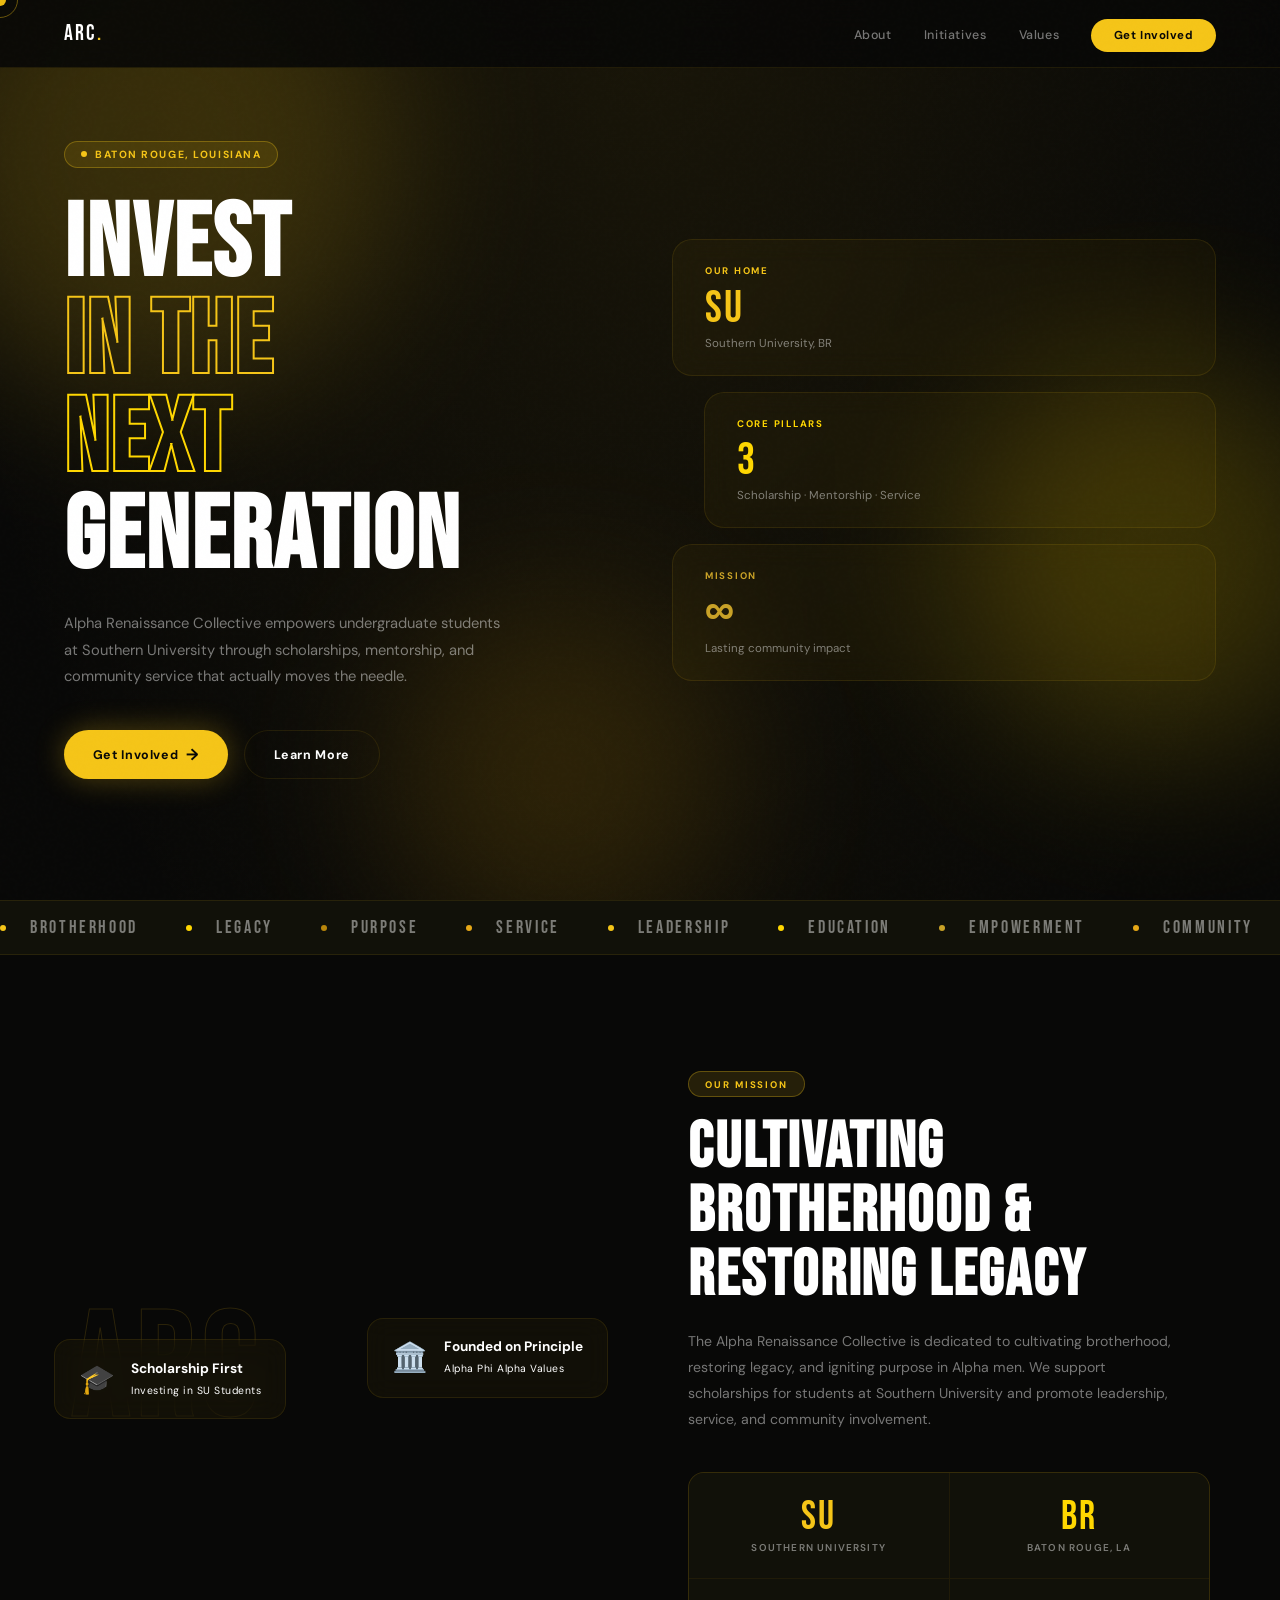
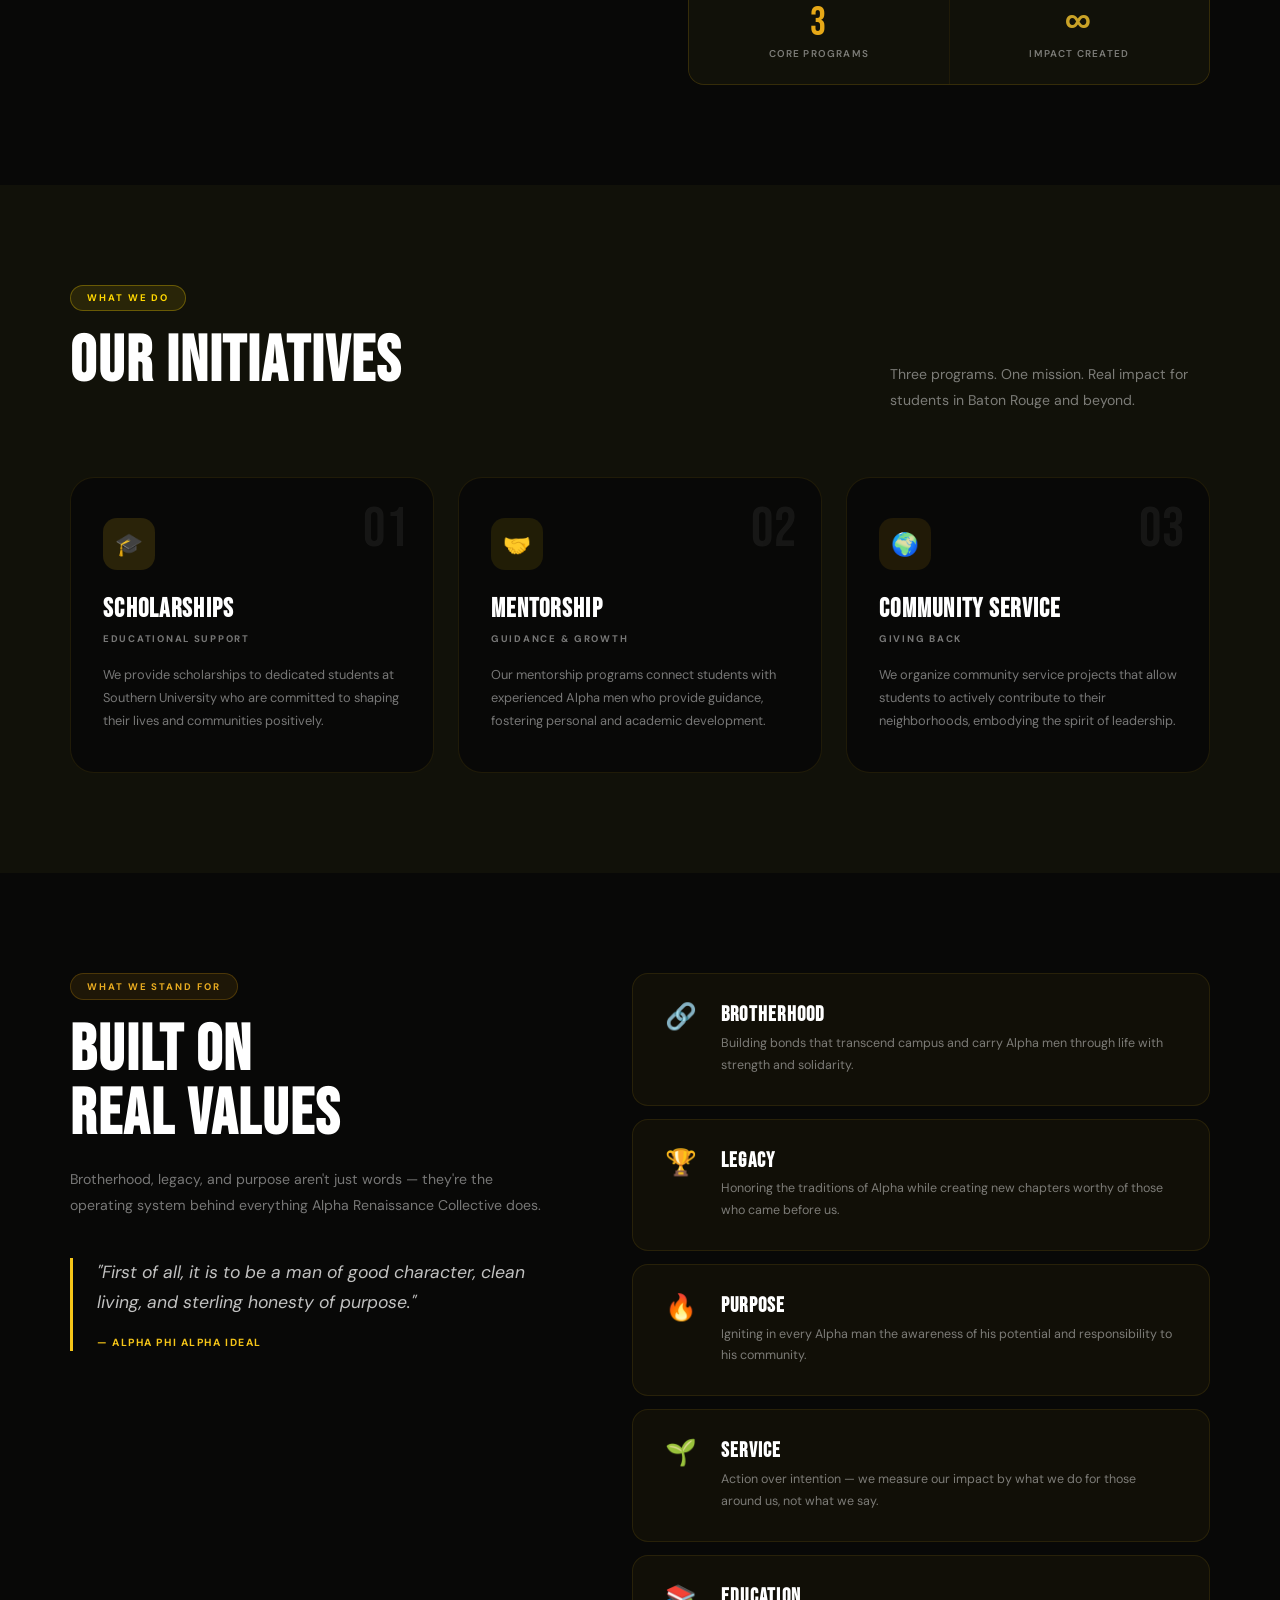
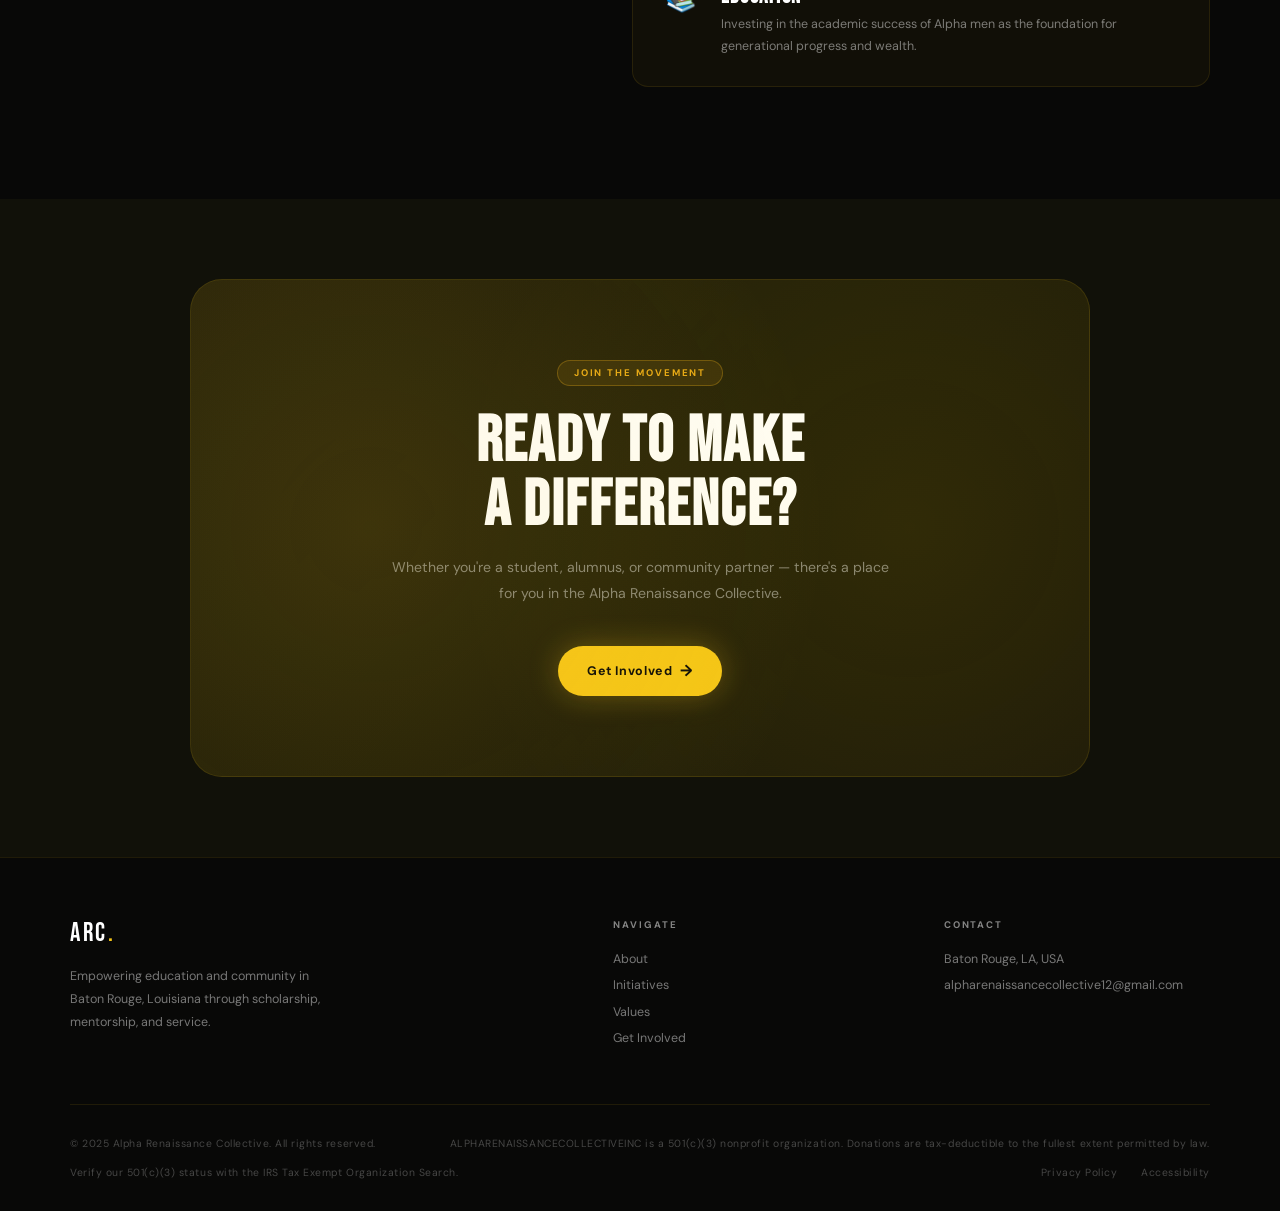
<file: index.html>
﻿<!DOCTYPE html>
<html lang="en">
<head>
  <meta charset="UTF-8" />
  <meta name="viewport" content="width=device-width, initial-scale=1.0" />
  <title>Alpha Renaissance Collective</title>
  <link rel="preconnect" href="https://fonts.googleapis.com" />
  <link rel="preconnect" href="https://fonts.gstatic.com" crossorigin />
  <link href="https://fonts.googleapis.com/css2?family=Bebas+Neue&family=DM+Sans:ital,wght@0,300;0,400;0,500;0,700;1,400&display=swap" rel="stylesheet" />
  <link rel="stylesheet" href="style.css" />
</head>
<body>

  <!-- CURSOR -->
  <div class="cursor" id="cursor"></div>
  <div class="cursor-ring" id="cursorRing"></div>

  <!-- NAV -->
  <nav>
    <a class="nav-logo" href="#home">ARC<span>.</span></a>
    <ul class="nav-links">
      <li><a href="#about">About</a></li>
      <li><a href="#initiatives">Initiatives</a></li>
      <li><a href="#values">Values</a></li>
      <li><a href="#contact" class="nav-pill">Get Involved</a></li>
    </ul>
    <button class="hamburger" id="hamburger"><span></span><span></span><span></span></button>
  </nav>

  <div class="mobile-menu" id="mobileMenu">
    <a href="#about">About</a>
    <a href="#initiatives">Initiatives</a>
    <a href="#values">Values</a>
    <a href="https://instagram.com" target="_blank">Instagram</a>
    <a href="#contact" class="pill-mobile">Get Involved →</a>
  </div>

  <section class="hero" id="home">
    <div class="hero-mesh">
      <div class="blob blob-1"></div>
      <div class="blob blob-2"></div>
      <div class="blob blob-3"></div>
    </div>

    <div class="hero-content">
      <div class="hero-badge">
        <span class="badge-dot"></span>
        Baton Rouge, Louisiana
      </div>

      <h1>
        Invest
        <span class="line-accent">In The</span>
        <span class="line-cyan">Next</span>
        Generation
      </h1>

      <p class="hero-desc">
        Alpha Renaissance Collective empowers undergraduate students at Southern University through scholarships, mentorship, and community service that actually moves the needle.
      </p>

      <div class="hero-btns">
        <a href="#contact" class="btn btn-lime">Get Involved <span class="btn-arrow">→</span></a>
        <a href="#about" class="btn btn-ghost">Learn More</a>
      </div>
    </div>

    <div class="hero-visual">
      <div class="hero-card c-lime">
        <div class="card-label">Our Home</div>
        <div class="card-value">SU</div>
        <div class="card-sub">Southern University, BR</div>
      </div>
      <div class="hero-card c-cyan">
        <div class="card-label">Core Pillars</div>
        <div class="card-value">3</div>
        <div class="card-sub">Scholarship · Mentorship · Service</div>
      </div>
      <div class="hero-card c-pink">
        <div class="card-label">Mission</div>
        <div class="card-value">∞</div>
        <div class="card-sub">Lasting community impact</div>
      </div>
    </div>
  </section>

  <!-- MARQUEE -->
  <div class="marquee-wrap">
    <div class="marquee-track">
      <div class="marquee-item"><span class="marquee-dot" style="background:var(--lime)"></span> Brotherhood</div>
      <div class="marquee-item"><span class="marquee-dot" style="background:var(--cyan)"></span> Legacy</div>
      <div class="marquee-item"><span class="marquee-dot" style="background:var(--pink)"></span> Purpose</div>
      <div class="marquee-item"><span class="marquee-dot" style="background:var(--orange)"></span> Service</div>
      <div class="marquee-item"><span class="marquee-dot" style="background:var(--lime)"></span> Leadership</div>
      <div class="marquee-item"><span class="marquee-dot" style="background:var(--cyan)"></span> Education</div>
      <div class="marquee-item"><span class="marquee-dot" style="background:#c9a227"></span> Empowerment</div>
      <div class="marquee-item"><span class="marquee-dot" style="background:var(--orange)"></span> Community</div>
      <div class="marquee-item"><span class="marquee-dot" style="background:var(--lime)"></span> Brotherhood</div>
      <div class="marquee-item"><span class="marquee-dot" style="background:var(--cyan)"></span> Legacy</div>
      <div class="marquee-item"><span class="marquee-dot" style="background:#c9a227"></span> Purpose</div>
      <div class="marquee-item"><span class="marquee-dot" style="background:var(--orange)"></span> Service</div>
      <div class="marquee-item"><span class="marquee-dot" style="background:var(--lime)"></span> Leadership</div>
      <div class="marquee-item"><span class="marquee-dot" style="background:var(--cyan)"></span> Education</div>
      <div class="marquee-item"><span class="marquee-dot" style="background:#c9a227"></span> Empowerment</div>
      <div class="marquee-item"><span class="marquee-dot" style="background:var(--orange)"></span> Community</div>
    </div>
  </div>

  <!-- ABOUT -->
  <section class="about" id="about">
    <div class="inner">
      <div class="about-visual reveal">
        <div class="about-big-text">ARC</div>
        <div class="about-pill about-pill-1">
          <div class="pill-icon">🏛️</div>
          <div class="pill-info">
            <strong>Founded on Principle</strong>
            <span>Alpha Phi Alpha Values</span>
          </div>
        </div>
        <div class="about-pill about-pill-2">
          <div class="pill-icon">🎓</div>
          <div class="pill-info">
            <strong>Scholarship First</strong>
            <span>Investing in SU Students</span>
          </div>
        </div>
      </div>

      <div class="about-content reveal reveal-delay-1">
        <div class="tag tag-lime">Our Mission</div>
        <h2 class="section-title">Cultivating<br>Brotherhood &<br>Restoring Legacy</h2>
        <p class="body-text">
          The Alpha Renaissance Collective is dedicated to cultivating brotherhood, restoring legacy, and igniting purpose in Alpha men. We support scholarships for students at Southern University and promote leadership, service, and community involvement.
        </p>

        <div class="about-grid">
          <div class="about-stat">
            <div class="about-stat-num" style="color: var(--lime);">SU</div>
            <div class="about-stat-label">Southern University</div>
          </div>
          <div class="about-stat">
            <div class="about-stat-num" style="color: var(--cyan);">BR</div>
            <div class="about-stat-label">Baton Rouge, LA</div>
          </div>
          <div class="about-stat">
            <div class="about-stat-num" style="color: var(--orange);">3</div>
            <div class="about-stat-label">Core Programs</div>
          </div>
          <div class="about-stat">
            <div class="about-stat-num" style="color: #c9a227;">∞</div>
            <div class="about-stat-label">Impact Created</div>
          </div>
        </div>
      </div>
    </div>
  </section>

  <!-- INITIATIVES -->
  <section class="initiatives" id="initiatives">
    <div class="inner">
      <div class="initiatives-header reveal">
        <div>
          <div class="tag tag-cyan">What We Do</div>
          <h2 class="section-title">Our Initiatives</h2>
        </div>
        <p class="body-text" style="max-width: 320px;">
          Three programs. One mission. Real impact for students in Baton Rouge and beyond.
        </p>
      </div>

      <div class="init-cards">
        <div class="init-card reveal">
          <div class="init-num">01</div>
          <div class="init-icon icon-lime">🎓</div>
          <h3>Scholarships</h3>
          <p class="init-type">Educational Support</p>
          <p>We provide scholarships to dedicated students at Southern University who are committed to shaping their lives and communities positively.</p>
        </div>

        <div class="init-card reveal reveal-delay-1">
          <div class="init-num">02</div>
          <div class="init-icon icon-cyan">🤝</div>
          <h3>Mentorship</h3>
          <p class="init-type">Guidance & Growth</p>
          <p>Our mentorship programs connect students with experienced Alpha men who provide guidance, fostering personal and academic development.</p>
        </div>

        <div class="init-card reveal reveal-delay-2">
          <div class="init-num">03</div>
          <div class="init-icon icon-pink">🌍</div>
          <h3>Community Service</h3>
          <p class="init-type">Giving Back</p>
          <p>We organize community service projects that allow students to actively contribute to their neighborhoods, embodying the spirit of leadership.</p>
        </div>
      </div>
    </div>
  </section>

  <!-- VALUES -->
  <section class="values" id="values">
    <div class="inner">
      <div class="values-left reveal">
        <div class="tag tag-pink">What We Stand For</div>
        <h2 class="section-title">Built on<br>Real Values</h2>
        <p class="body-text">
          Brotherhood, legacy, and purpose aren't just words — they're the operating system behind everything Alpha Renaissance Collective does.
        </p>
        <div class="big-quote">
          <blockquote>
            "First of all, it is to be a man of good character, clean living, and sterling honesty of purpose."
          </blockquote>
          <cite>— Alpha Phi Alpha Ideal</cite>
        </div>
      </div>

      <div class="value-rows">
        <div class="value-row reveal">
          <div class="value-emoji">🔗</div>
          <div>
            <h4>Brotherhood</h4>
            <p>Building bonds that transcend campus and carry Alpha men through life with strength and solidarity.</p>
          </div>
        </div>
        <div class="value-row reveal reveal-delay-1">
          <div class="value-emoji">🏆</div>
          <div>
            <h4>Legacy</h4>
            <p>Honoring the traditions of Alpha while creating new chapters worthy of those who came before us.</p>
          </div>
        </div>
        <div class="value-row reveal reveal-delay-2">
          <div class="value-emoji">🔥</div>
          <div>
            <h4>Purpose</h4>
            <p>Igniting in every Alpha man the awareness of his potential and responsibility to his community.</p>
          </div>
        </div>
        <div class="value-row reveal">
          <div class="value-emoji">🌱</div>
          <div>
            <h4>Service</h4>
            <p>Action over intention — we measure our impact by what we do for those around us, not what we say.</p>
          </div>
        </div>
        <div class="value-row reveal reveal-delay-1">
          <div class="value-emoji">📚</div>
          <div>
            <h4>Education</h4>
            <p>Investing in the academic success of Alpha men as the foundation for generational progress and wealth.</p>
          </div>
        </div>
      </div>
    </div>
  </section>

  <!-- CTA -->
  <section class="cta-section" id="contact">
    <div class="cta-box reveal">
      <div class="tag tag-orange" style="margin-bottom:1.5rem;">Join the Movement</div>
      <h2 class="section-title">Ready to Make<br>a Difference?</h2>
      <p class="body-text">Whether you're a student, alumnus, or community partner — there's a place for you in the Alpha Renaissance Collective.</p>
      <div class="cta-btns" style="margin-top: 2.5rem;">
        <a href="mailto:alpharenaissancecollective12@gmail.com" class="btn btn-lime">Get Involved <span class="btn-arrow">→</span></a>
      </div>
    </div>
  </section>
  <footer>
    <div class="footer-inner">
      <div class="footer-top">
        <div>
          <a class="footer-logo" href="#home">ARC<span>.</span></a>
          <p class="footer-desc">Empowering education and community in Baton Rouge, Louisiana through scholarship, mentorship, and service.</p>
          <div class="socials">
            <a class="soc" href="https://facebook.com" target="_blank">f</a>
            <a class="soc" href="https://instagram.com" target="_blank">ig</a>
            <a class="soc" href="https://x.com" target="_blank">𝕏</a>
            <a class="soc" href="https://tiktok.com" target="_blank">tt</a>
          </div>
        </div>

        <div class="footer-col">
          <h5>Navigate</h5>
          <a href="#about">About</a>
          <a href="#initiatives">Initiatives</a>
          <a href="#values">Values</a>
          <a href="#contact">Get Involved</a>
        </div>

        <div class="footer-col">
          <h5>Contact</h5>
          <p>Baton Rouge, LA, USA</p>
          <a href="mailto:alpharenaissancecollective12@gmail.com">alpharenaissancecollective12@gmail.com</a>
        </div>
      </div>

      <div class="footer-bottom">
        <p>© 2025 Alpha Renaissance Collective. All rights reserved.</p>
        <p class="footer-legal">ALPHARENAISSANCECOLLECTIVEINC is a 501(c)(3) nonprofit organization. Donations are tax-deductible to the fullest extent permitted by law.</p>
        <p class="footer-legal"><a href="https://www.irs.gov/charities-non-profits/tax-exempt-organization-search" target="_blank" rel="noopener">Verify our 501(c)(3) status with the IRS Tax Exempt Organization Search.</a></p>
        <div class="footer-links">
          <a href="#">Privacy Policy</a>
          <a href="#">Accessibility</a>
        </div>
      </div>
    </div>
  </footer>

  <script src="script.js"></script>
</body>
</html>
</file>
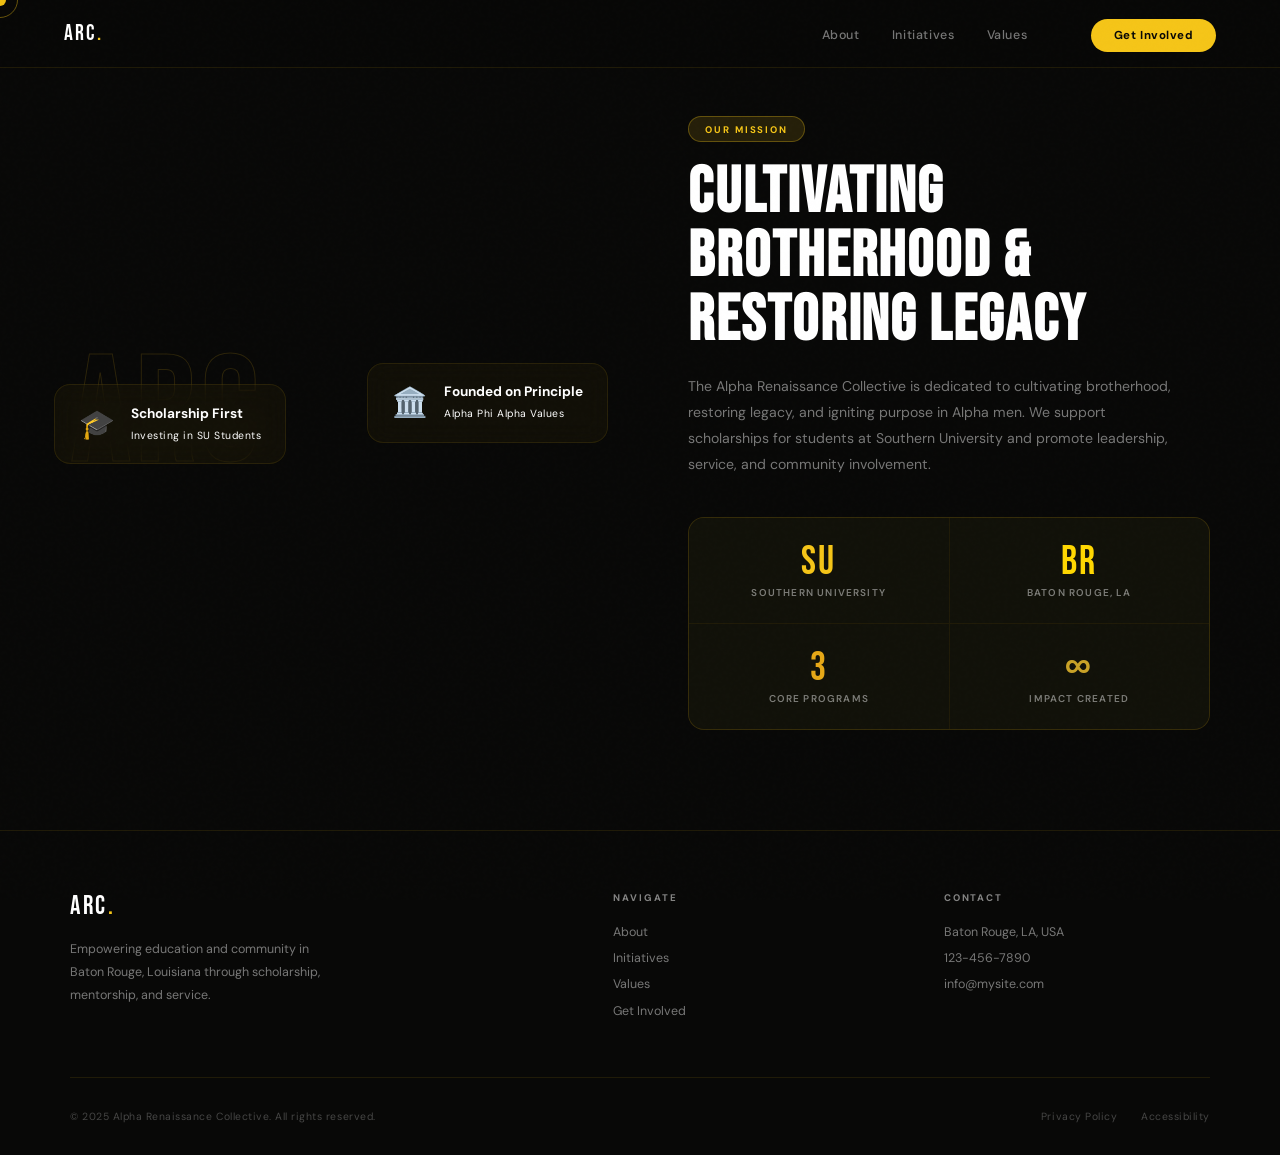
<file: about.html>
<!DOCTYPE html>
<html lang="en">
<head>
  <meta charset="UTF-8" />
  <meta name="viewport" content="width=device-width, initial-scale=1.0" />
  <title>About - Alpha Renaissance Collective</title>
  <link rel="preconnect" href="https://fonts.googleapis.com" />
  <link rel="preconnect" href="https://fonts.gstatic.com" crossorigin />
  <link href="https://fonts.googleapis.com/css2?family=Bebas+Neue&family=DM+Sans:ital,wght@0,300;0,400;0,500;0,700;1,400&display=swap" rel="stylesheet" />
  <link rel="stylesheet" href="style.css" />
</head>
<body>

  <!-- CURSOR -->
  <div class="cursor" id="cursor"></div>
  <div class="cursor-ring" id="cursorRing"></div>

  <!-- NAV -->
  <nav>
    <a class="nav-logo" href="index.html">ARC<span>.</span></a>
    <ul class="nav-links">
      <li><a href="about.html">About</a></li>
      <li><a href="initiatives.html">Initiatives</a></li>
      <li><a href="values.html">Values</a></li>
      <li><a href="https://instagram.com" target="_blank">Instagram</a></li>
      <li><a href="contact.html" class="nav-pill">Get Involved</a></li>
    </ul>
    <button class="hamburger" id="hamburger"><span></span><span></span><span></span></button>
  </nav>

  <div class="mobile-menu" id="mobileMenu">
    <a href="about.html">About</a>
    <a href="initiatives.html">Initiatives</a>
    <a href="values.html">Values</a>
    <a href="https://instagram.com" target="_blank">Instagram</a>
    <a href="contact.html" class="pill-mobile">Get Involved →</a>
  </div>

  <!-- ABOUT -->
  <section class="about" id="about">
    <div class="inner">
      <div class="about-visual reveal">
        <div class="about-big-text">ARC</div>
        <div class="about-pill about-pill-1">
          <div class="pill-icon">🏛️</div>
          <div class="pill-info">
            <strong>Founded on Principle</strong>
            <span>Alpha Phi Alpha Values</span>
          </div>
        </div>
        <div class="about-pill about-pill-2">
          <div class="pill-icon">🎓</div>
          <div class="pill-info">
            <strong>Scholarship First</strong>
            <span>Investing in SU Students</span>
          </div>
        </div>
      </div>

      <div class="about-content reveal reveal-delay-1">
        <div class="tag tag-lime">Our Mission</div>
        <h2 class="section-title">Cultivating<br>Brotherhood &<br>Restoring Legacy</h2>
        <p class="body-text">
          The Alpha Renaissance Collective is dedicated to cultivating brotherhood, restoring legacy, and igniting purpose in Alpha men. We support scholarships for students at Southern University and promote leadership, service, and community involvement.
        </p>

        <div class="about-grid">
          <div class="about-stat">
            <div class="about-stat-num" style="color: var(--lime);">SU</div>
            <div class="about-stat-label">Southern University</div>
          </div>
          <div class="about-stat">
            <div class="about-stat-num" style="color: var(--cyan);">BR</div>
            <div class="about-stat-label">Baton Rouge, LA</div>
          </div>
          <div class="about-stat">
            <div class="about-stat-num" style="color: var(--orange);">3</div>
            <div class="about-stat-label">Core Programs</div>
          </div>
          <div class="about-stat">
            <div class="about-stat-num" style="color: #c9a227;">∞</div>
            <div class="about-stat-label">Impact Created</div>
          </div>
        </div>
      </div>
    </div>
  </section>

  <!-- FOOTER -->
  <footer>
    <div class="footer-inner">
      <div class="footer-top">
        <div>
          <a class="footer-logo" href="index.html">ARC<span>.</span></a>
          <p class="footer-desc">Empowering education and community in Baton Rouge, Louisiana through scholarship, mentorship, and service.</p>
          <div class="socials">
            <a class="soc" href="https://facebook.com" target="_blank">f</a>
            <a class="soc" href="https://instagram.com" target="_blank">ig</a>
            <a class="soc" href="https://x.com" target="_blank">𝕏</a>
            <a class="soc" href="https://tiktok.com" target="_blank">tt</a>
          </div>
        </div>

        <div class="footer-col">
          <h5>Navigate</h5>
          <a href="about.html">About</a>
          <a href="initiatives.html">Initiatives</a>
          <a href="values.html">Values</a>
          <a href="contact.html">Get Involved</a>
        </div>

        <div class="footer-col">
          <h5>Contact</h5>
          <p>Baton Rouge, LA, USA</p>
          <a href="tel:1234567890">123-456-7890</a>
          <a href="mailto:info@mysite.com">info@mysite.com</a>
        </div>
      </div>

      <div class="footer-bottom">
        <p>© 2025 Alpha Renaissance Collective. All rights reserved.</p>
        <div class="footer-links">
          <a href="#">Privacy Policy</a>
          <a href="#">Accessibility</a>
        </div>
      </div>
    </div>
  </footer>

  <script src="script.js"></script>
</body>
</html>
</file>
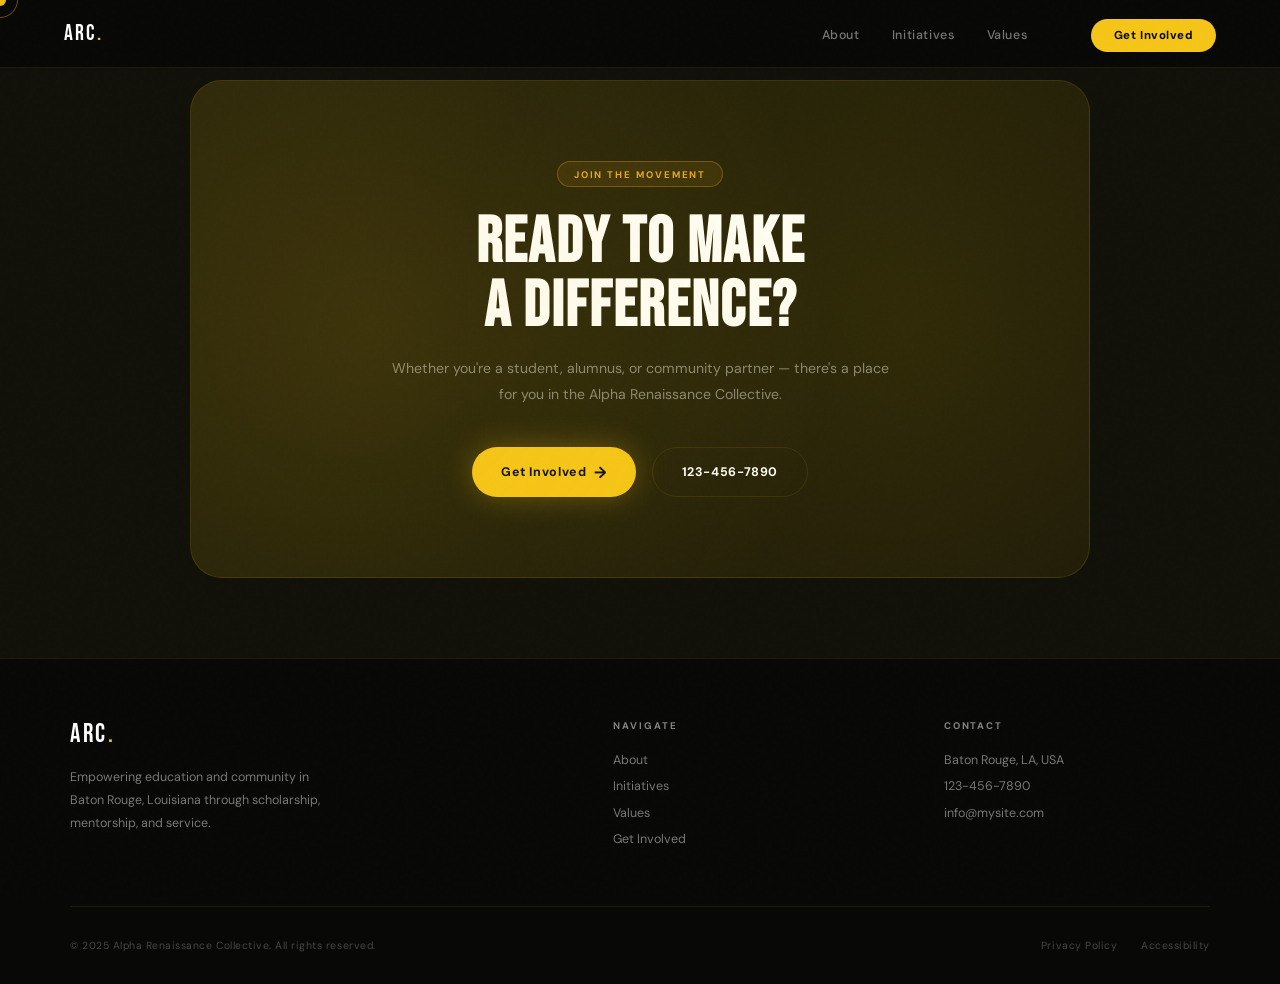
<file: contact.html>
<!DOCTYPE html>
<html lang="en">
<head>
  <meta charset="UTF-8" />
  <meta name="viewport" content="width=device-width, initial-scale=1.0" />
  <title>Contact - Alpha Renaissance Collective</title>
  <link rel="preconnect" href="https://fonts.googleapis.com" />
  <link rel="preconnect" href="https://fonts.gstatic.com" crossorigin />
  <link href="https://fonts.googleapis.com/css2?family=Bebas+Neue&family=DM+Sans:ital,wght@0,300;0,400;0,500;0,700;1,400&display=swap" rel="stylesheet" />
  <link rel="stylesheet" href="style.css" />
</head>
<body>

  <!-- CURSOR -->
  <div class="cursor" id="cursor"></div>
  <div class="cursor-ring" id="cursorRing"></div>

  <!-- NAV -->
  <nav>
    <a class="nav-logo" href="index.html">ARC<span>.</span></a>
    <ul class="nav-links">
      <li><a href="about.html">About</a></li>
      <li><a href="initiatives.html">Initiatives</a></li>
      <li><a href="values.html">Values</a></li>
      <li><a href="https://instagram.com" target="_blank">Instagram</a></li>
      <li><a href="contact.html" class="nav-pill">Get Involved</a></li>
    </ul>
    <button class="hamburger" id="hamburger"><span></span><span></span><span></span></button>
  </nav>

  <div class="mobile-menu" id="mobileMenu">
    <a href="about.html">About</a>
    <a href="initiatives.html">Initiatives</a>
    <a href="values.html">Values</a>
    <a href="https://instagram.com" target="_blank">Instagram</a>
    <a href="contact.html" class="pill-mobile">Get Involved →</a>
  </div>

  <!-- CTA -->
  <section class="cta-section" id="contact">
    <div class="cta-box reveal">
      <div class="tag tag-orange" style="margin-bottom:1.5rem;">Join the Movement</div>
      <h2 class="section-title">Ready to Make<br>a Difference?</h2>
      <p class="body-text">Whether you're a student, alumnus, or community partner — there's a place for you in the Alpha Renaissance Collective.</p>
      <div class="cta-btns" style="margin-top: 2.5rem;">
        <a href="mailto:info@mysite.com" class="btn btn-lime">Get Involved <span class="btn-arrow">→</span></a>
        <a href="tel:1234567890" class="btn btn-ghost">123-456-7890</a>
      </div>
    </div>
  </section>

  <!-- FOOTER -->
  <footer>
    <div class="footer-inner">
      <div class="footer-top">
        <div>
          <a class="footer-logo" href="index.html">ARC<span>.</span></a>
          <p class="footer-desc">Empowering education and community in Baton Rouge, Louisiana through scholarship, mentorship, and service.</p>
          <div class="socials">
            <a class="soc" href="https://facebook.com" target="_blank">f</a>
            <a class="soc" href="https://instagram.com" target="_blank">ig</a>
            <a class="soc" href="https://x.com" target="_blank">𝕏</a>
            <a class="soc" href="https://tiktok.com" target="_blank">tt</a>
          </div>
        </div>

        <div class="footer-col">
          <h5>Navigate</h5>
          <a href="about.html">About</a>
          <a href="initiatives.html">Initiatives</a>
          <a href="values.html">Values</a>
          <a href="contact.html">Get Involved</a>
        </div>

        <div class="footer-col">
          <h5>Contact</h5>
          <p>Baton Rouge, LA, USA</p>
          <a href="tel:1234567890">123-456-7890</a>
          <a href="mailto:info@mysite.com">info@mysite.com</a>
        </div>
      </div>

      <div class="footer-bottom">
        <p>© 2025 Alpha Renaissance Collective. All rights reserved.</p>
        <div class="footer-links">
          <a href="#">Privacy Policy</a>
          <a href="#">Accessibility</a>
        </div>
      </div>
    </div>
  </footer>

  <script src="script.js"></script>
</body>
</html>
</file>
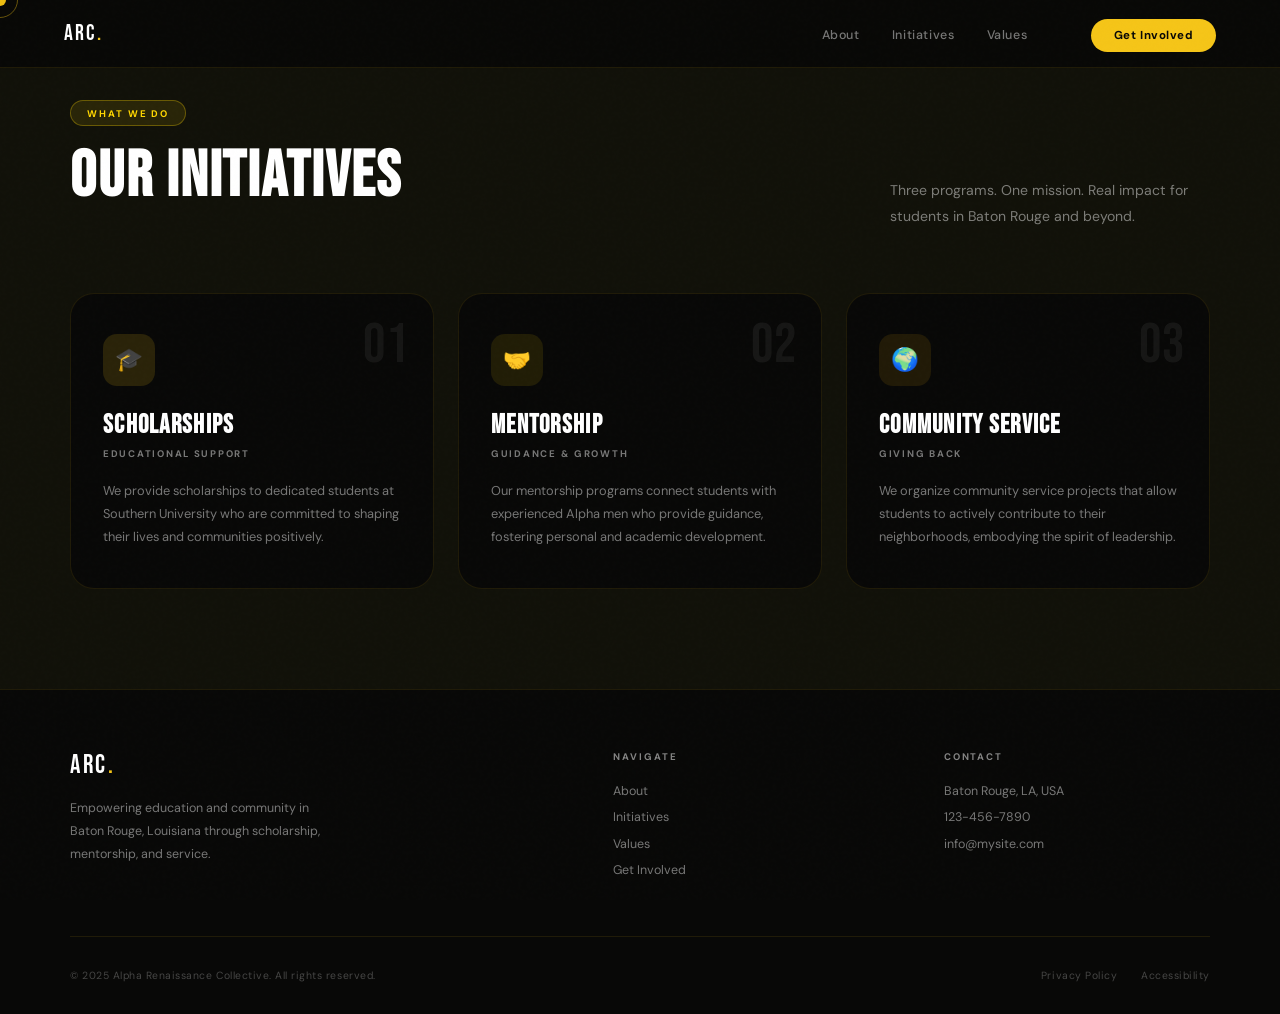
<file: initiatives.html>
<!DOCTYPE html>
<html lang="en">
<head>
  <meta charset="UTF-8" />
  <meta name="viewport" content="width=device-width, initial-scale=1.0" />
  <title>Initiatives - Alpha Renaissance Collective</title>
  <link rel="preconnect" href="https://fonts.googleapis.com" />
  <link rel="preconnect" href="https://fonts.gstatic.com" crossorigin />
  <link href="https://fonts.googleapis.com/css2?family=Bebas+Neue&family=DM+Sans:ital,wght@0,300;0,400;0,500;0,700;1,400&display=swap" rel="stylesheet" />
  <link rel="stylesheet" href="style.css" />
</head>
<body>

  <!-- CURSOR -->
  <div class="cursor" id="cursor"></div>
  <div class="cursor-ring" id="cursorRing"></div>

  <!-- NAV -->
  <nav>
    <a class="nav-logo" href="index.html">ARC<span>.</span></a>
    <ul class="nav-links">
      <li><a href="about.html">About</a></li>
      <li><a href="initiatives.html">Initiatives</a></li>
      <li><a href="values.html">Values</a></li>
      <li><a href="https://instagram.com" target="_blank">Instagram</a></li>
      <li><a href="contact.html" class="nav-pill">Get Involved</a></li>
    </ul>
    <button class="hamburger" id="hamburger"><span></span><span></span><span></span></button>
  </nav>

  <div class="mobile-menu" id="mobileMenu">
    <a href="about.html">About</a>
    <a href="initiatives.html">Initiatives</a>
    <a href="values.html">Values</a>
    <a href="https://instagram.com" target="_blank">Instagram</a>
    <a href="contact.html" class="pill-mobile">Get Involved →</a>
  </div>

  <!-- INITIATIVES -->
  <section class="initiatives" id="initiatives">
    <div class="inner">
      <div class="initiatives-header reveal">
        <div>
          <div class="tag tag-cyan">What We Do</div>
          <h2 class="section-title">Our Initiatives</h2>
        </div>
        <p class="body-text" style="max-width: 320px;">
          Three programs. One mission. Real impact for students in Baton Rouge and beyond.
        </p>
      </div>

      <div class="init-cards">
        <div class="init-card reveal">
          <div class="init-num">01</div>
          <div class="init-icon icon-lime">🎓</div>
          <h3>Scholarships</h3>
          <p class="init-type">Educational Support</p>
          <p>We provide scholarships to dedicated students at Southern University who are committed to shaping their lives and communities positively.</p>
        </div>

        <div class="init-card reveal reveal-delay-1">
          <div class="init-num">02</div>
          <div class="init-icon icon-cyan">🤝</div>
          <h3>Mentorship</h3>
          <p class="init-type">Guidance & Growth</p>
          <p>Our mentorship programs connect students with experienced Alpha men who provide guidance, fostering personal and academic development.</p>
        </div>

        <div class="init-card reveal reveal-delay-2">
          <div class="init-num">03</div>
          <div class="init-icon icon-pink">🌍</div>
          <h3>Community Service</h3>
          <p class="init-type">Giving Back</p>
          <p>We organize community service projects that allow students to actively contribute to their neighborhoods, embodying the spirit of leadership.</p>
        </div>
      </div>
    </div>
  </section>

  <!-- FOOTER -->
  <footer>
    <div class="footer-inner">
      <div class="footer-top">
        <div>
          <a class="footer-logo" href="index.html">ARC<span>.</span></a>
          <p class="footer-desc">Empowering education and community in Baton Rouge, Louisiana through scholarship, mentorship, and service.</p>
          <div class="socials">
            <a class="soc" href="https://facebook.com" target="_blank">f</a>
            <a class="soc" href="https://instagram.com" target="_blank">ig</a>
            <a class="soc" href="https://x.com" target="_blank">𝕏</a>
            <a class="soc" href="https://tiktok.com" target="_blank">tt</a>
          </div>
        </div>

        <div class="footer-col">
          <h5>Navigate</h5>
          <a href="about.html">About</a>
          <a href="initiatives.html">Initiatives</a>
          <a href="values.html">Values</a>
          <a href="contact.html">Get Involved</a>
        </div>

        <div class="footer-col">
          <h5>Contact</h5>
          <p>Baton Rouge, LA, USA</p>
          <a href="tel:1234567890">123-456-7890</a>
          <a href="mailto:info@mysite.com">info@mysite.com</a>
        </div>
      </div>

      <div class="footer-bottom">
        <p>© 2025 Alpha Renaissance Collective. All rights reserved.</p>
        <div class="footer-links">
          <a href="#">Privacy Policy</a>
          <a href="#">Accessibility</a>
        </div>
      </div>
    </div>
  </footer>

  <script src="script.js"></script>
</body>
</html>
</file>
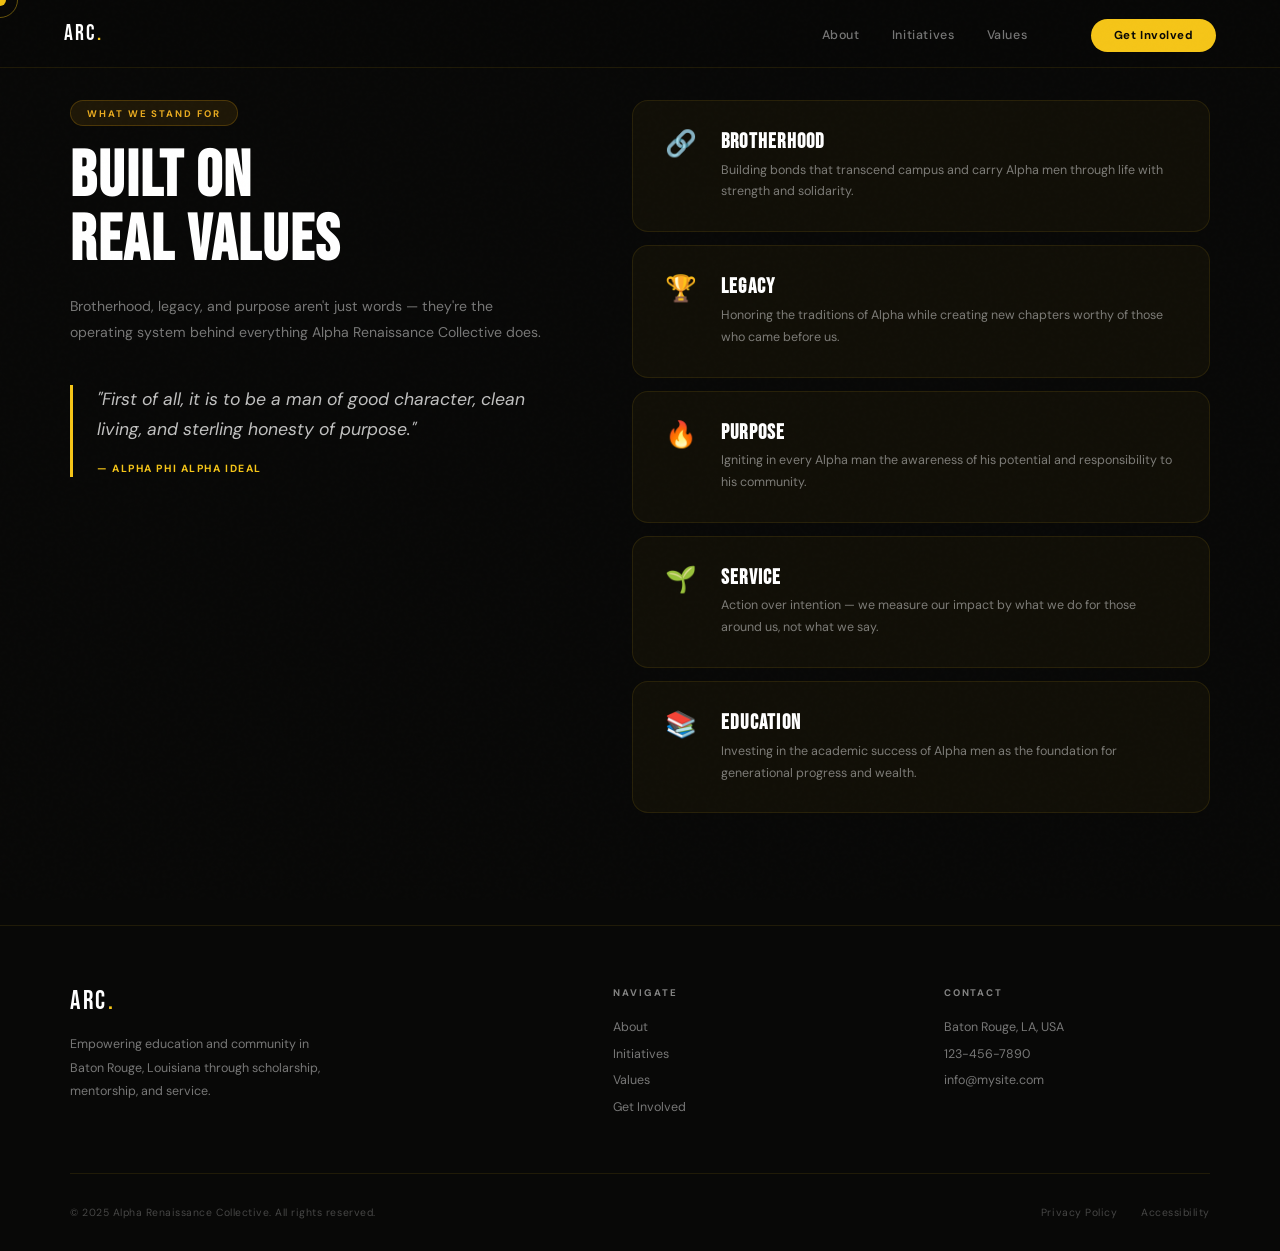
<file: values.html>
<!DOCTYPE html>
<html lang="en">
<head>
  <meta charset="UTF-8" />
  <meta name="viewport" content="width=device-width, initial-scale=1.0" />
  <title>Values - Alpha Renaissance Collective</title>
  <link rel="preconnect" href="https://fonts.googleapis.com" />
  <link rel="preconnect" href="https://fonts.gstatic.com" crossorigin />
  <link href="https://fonts.googleapis.com/css2?family=Bebas+Neue&family=DM+Sans:ital,wght@0,300;0,400;0,500;0,700;1,400&display=swap" rel="stylesheet" />
  <link rel="stylesheet" href="style.css" />
</head>
<body>

  <!-- CURSOR -->
  <div class="cursor" id="cursor"></div>
  <div class="cursor-ring" id="cursorRing"></div>

  <!-- NAV -->
  <nav>
    <a class="nav-logo" href="index.html">ARC<span>.</span></a>
    <ul class="nav-links">
      <li><a href="about.html">About</a></li>
      <li><a href="initiatives.html">Initiatives</a></li>
      <li><a href="values.html">Values</a></li>
      <li><a href="https://instagram.com" target="_blank">Instagram</a></li>
      <li><a href="contact.html" class="nav-pill">Get Involved</a></li>
    </ul>
    <button class="hamburger" id="hamburger"><span></span><span></span><span></span></button>
  </nav>

  <div class="mobile-menu" id="mobileMenu">
    <a href="about.html">About</a>
    <a href="initiatives.html">Initiatives</a>
    <a href="values.html">Values</a>
    <a href="https://instagram.com" target="_blank">Instagram</a>
    <a href="contact.html" class="pill-mobile">Get Involved →</a>
  </div>

  <!-- VALUES -->
  <section class="values" id="values">
    <div class="inner">
      <div class="values-left reveal">
        <div class="tag tag-pink">What We Stand For</div>
        <h2 class="section-title">Built on<br>Real Values</h2>
        <p class="body-text">
          Brotherhood, legacy, and purpose aren't just words — they're the operating system behind everything Alpha Renaissance Collective does.
        </p>
        <div class="big-quote">
          <blockquote>
            "First of all, it is to be a man of good character, clean living, and sterling honesty of purpose."
          </blockquote>
          <cite>— Alpha Phi Alpha Ideal</cite>
        </div>
      </div>

      <div class="value-rows">
        <div class="value-row reveal">
          <div class="value-emoji">🔗</div>
          <div>
            <h4>Brotherhood</h4>
            <p>Building bonds that transcend campus and carry Alpha men through life with strength and solidarity.</p>
          </div>
        </div>
        <div class="value-row reveal reveal-delay-1">
          <div class="value-emoji">🏆</div>
          <div>
            <h4>Legacy</h4>
            <p>Honoring the traditions of Alpha while creating new chapters worthy of those who came before us.</p>
          </div>
        </div>
        <div class="value-row reveal reveal-delay-2">
          <div class="value-emoji">🔥</div>
          <div>
            <h4>Purpose</h4>
            <p>Igniting in every Alpha man the awareness of his potential and responsibility to his community.</p>
          </div>
        </div>
        <div class="value-row reveal">
          <div class="value-emoji">🌱</div>
          <div>
            <h4>Service</h4>
            <p>Action over intention — we measure our impact by what we do for those around us, not what we say.</p>
          </div>
        </div>
        <div class="value-row reveal reveal-delay-1">
          <div class="value-emoji">📚</div>
          <div>
            <h4>Education</h4>
            <p>Investing in the academic success of Alpha men as the foundation for generational progress and wealth.</p>
          </div>
        </div>
      </div>
    </div>
  </section>

  <!-- FOOTER -->
  <footer>
    <div class="footer-inner">
      <div class="footer-top">
        <div>
          <a class="footer-logo" href="index.html">ARC<span>.</span></a>
          <p class="footer-desc">Empowering education and community in Baton Rouge, Louisiana through scholarship, mentorship, and service.</p>
          <div class="socials">
            <a class="soc" href="https://facebook.com" target="_blank">f</a>
            <a class="soc" href="https://instagram.com" target="_blank">ig</a>
            <a class="soc" href="https://x.com" target="_blank">𝕏</a>
            <a class="soc" href="https://tiktok.com" target="_blank">tt</a>
          </div>
        </div>

        <div class="footer-col">
          <h5>Navigate</h5>
          <a href="about.html">About</a>
          <a href="initiatives.html">Initiatives</a>
          <a href="values.html">Values</a>
          <a href="contact.html">Get Involved</a>
        </div>

        <div class="footer-col">
          <h5>Contact</h5>
          <p>Baton Rouge, LA, USA</p>
          <a href="tel:1234567890">123-456-7890</a>
          <a href="mailto:info@mysite.com">info@mysite.com</a>
        </div>
      </div>

      <div class="footer-bottom">
        <p>© 2025 Alpha Renaissance Collective. All rights reserved.</p>
        <div class="footer-links">
          <a href="#">Privacy Policy</a>
          <a href="#">Accessibility</a>
        </div>
      </div>
    </div>
  </footer>

  <script src="script.js"></script>
</body>
</html>
</file>
<file: style.css>
*, *::before, *::after { box-sizing: border-box; margin: 0; padding: 0; }

:root {
  --bg: #080807;
  --bg2: #111109;
  --lime: #f5c518;
  --cyan: #ffd700;
  --pink: #b8860b;
  --orange: #e6a817;
  --white: #ffffff;
  --muted: rgba(255,255,255,0.45);
  --card-bg: rgba(245,197,24,0.04);
  --border: rgba(245,197,24,0.1);
}

html { scroll-behavior: smooth; }

body {
  font-family: 'DM Sans', sans-serif;
  background: var(--bg);
  background-image: radial-gradient(ellipse 80% 40% at 50% 0%, rgba(245,197,24,0.07) 0%, transparent 70%);
  color: var(--white);
  overflow-x: hidden;
  cursor: none;
}

/* ── CUSTOM CURSOR ── */
.cursor {
  position: fixed;
  width: 12px; height: 12px;
  background: var(--lime);
  border-radius: 50%;
  pointer-events: none;
  z-index: 9999;
  transform: translate(-50%,-50%);
  transition: transform 0.1s, width 0.2s, height 0.2s, background 0.2s;
  mix-blend-mode: difference;
}
.cursor-ring {
  position: fixed;
  width: 36px; height: 36px;
  border: 1px solid rgba(245,197,24,0.4);
  border-radius: 50%;
  pointer-events: none;
  z-index: 9998;
  transform: translate(-50%,-50%);
  transition: transform 0.15s ease, width 0.3s, height 0.3s, border-color 0.3s;
}
body:has(a:hover) .cursor, body:has(button:hover) .cursor { width: 20px; height: 20px; }
body:has(a:hover) .cursor-ring, body:has(button:hover) .cursor-ring {
  width: 60px; height: 60px; border-color: rgba(245,197,24,0.7);
}

/* ── NOISE OVERLAY ── */
body::before {
  content: '';
  position: fixed;
  inset: 0;
  background-image: url("data:image/svg+xml,%3Csvg viewBox='0 0 256 256' xmlns='http://www.w3.org/2000/svg'%3E%3Cfilter id='noise'%3E%3CfeTurbulence type='fractalNoise' baseFrequency='0.9' numOctaves='4' stitchTiles='stitch'/%3E%3C/filter%3E%3Crect width='100%25' height='100%25' filter='url(%23noise)' opacity='0.04'/%3E%3C/svg%3E");
  pointer-events: none;
  z-index: 9997;
  opacity: 0.35;
}

/* ── NAV ── */
nav {
  position: fixed;
  top: 0; left: 0; right: 0;
  z-index: 500;
  display: flex;
  align-items: center;
  justify-content: space-between;
  padding: 0 5vw;
  height: 68px;
  background: rgba(8,8,7,0.9);
  backdrop-filter: blur(20px);
  border-bottom: 1px solid var(--border);
}

.nav-logo {
  font-family: 'Bebas Neue', sans-serif;
  font-size: 1.4rem;
  letter-spacing: 0.1em;
  color: var(--white);
  text-decoration: none;
}

.nav-logo span { color: var(--lime); }

.nav-links {
  display: flex;
  align-items: center;
  gap: 2rem;
  list-style: none;
}

.nav-links a {
  font-size: 0.78rem;
  font-weight: 500;
  letter-spacing: 0.05em;
  color: var(--muted);
  text-decoration: none;
  transition: color 0.2s;
}

.nav-links a:hover { color: var(--white); }

.nav-pill {
  background: var(--lime) !important;
  color: var(--bg) !important;
  padding: 0.55rem 1.4rem;
  border-radius: 100px;
  font-weight: 700 !important;
  font-size: 0.72rem !important;
  transition: transform 0.2s, box-shadow 0.2s !important;
}

.nav-pill:hover {
  transform: scale(1.05);
  box-shadow: 0 0 20px rgba(245,197,24,0.5);
  color: var(--bg) !important;
}

.hamburger {
  display: none; flex-direction: column; gap: 5px;
  cursor: none; background: none; border: none; padding: 4px;
}
.hamburger span { display: block; width: 22px; height: 1.5px; background: var(--white); transition: all 0.3s; }

.mobile-menu {
  display: none;
  position: fixed;
  top: 68px; left: 0; right: 0;
  background: var(--bg2);
  border-bottom: 1px solid var(--border);
  z-index: 499;
  padding: 1.5rem 5vw 2rem;
}
.mobile-menu.open { display: block; }
.mobile-menu a {
  display: block;
  padding: 0.85rem 0;
  font-size: 0.85rem;
  font-weight: 500;
  color: var(--muted);
  text-decoration: none;
  border-bottom: 1px solid var(--border);
  transition: color 0.2s;
}
.mobile-menu a:hover { color: var(--white); }
.mobile-menu a.pill-mobile {
  display: inline-block;
  margin-top: 1.25rem;
  background: var(--lime);
  color: var(--bg) !important;
  padding: 0.7rem 2rem;
  border-radius: 100px;
  font-weight: 700;
  border: none;
}

/* ── HERO ── */
.hero {
  min-height: 100vh;
  display: grid;
  grid-template-columns: 1fr 1fr;
  align-items: center;
  padding: 100px 5vw 80px;
  position: relative;
  gap: 4rem;
  overflow: hidden;
}

/* Animated mesh background */
.hero-mesh {
  position: absolute;
  inset: 0;
  z-index: 0;
  overflow: hidden;
}

.blob {
  position: absolute;
  border-radius: 50%;
  filter: blur(80px);
  opacity: 0.18;
  animation: blobFloat 8s ease-in-out infinite;
}

.blob-1 {
  width: 500px; height: 500px;
  background: #f5c518;
  top: -100px; left: -100px;
  animation-delay: 0s;
}
.blob-2 {
  width: 400px; height: 400px;
  background: #ffd700;
  top: 40%; right: -80px;
  animation-delay: -3s;
}
.blob-3 {
  width: 350px; height: 350px;
  background: #b8860b;
  bottom: -50px; left: 30%;
  animation-delay: -5s;
}

@keyframes blobFloat {
  0%, 100% { transform: translate(0,0) scale(1); }
  33% { transform: translate(30px,-20px) scale(1.05); }
  66% { transform: translate(-20px,15px) scale(0.97); }
}

.hero-content {
  position: relative;
  z-index: 1;
}

.hero-badge {
  display: inline-flex;
  align-items: center;
  gap: 0.5rem;
  background: rgba(245,197,24,0.1);
  border: 1px solid rgba(245,197,24,0.3);
  color: var(--lime);
  font-size: 0.65rem;
  font-weight: 700;
  letter-spacing: 0.15em;
  text-transform: uppercase;
  padding: 0.4rem 1rem;
  border-radius: 100px;
  margin-bottom: 1.8rem;
  opacity: 0;
  animation: fadeUp 0.6s 0.1s forwards;
}

.badge-dot {
  width: 6px; height: 6px;
  border-radius: 50%;
  background: var(--lime);
  animation: pulse 2s infinite;
}

@keyframes pulse {
  0%, 100% { box-shadow: 0 0 0 0 rgba(245,197,24,0.7); }
  50% { box-shadow: 0 0 0 6px rgba(245,197,24,0); }
}

.hero h1 {
  font-family: 'Bebas Neue', sans-serif;
  font-size: clamp(4rem, 8vw, 7.5rem);
  line-height: 0.95;
  letter-spacing: 0.02em;
  margin-bottom: 1.5rem;
  opacity: 0;
  animation: fadeUp 0.7s 0.25s forwards;
}

.hero h1 .line-accent {
  display: block;
  -webkit-text-stroke: 2px var(--lime);
  color: transparent;
}

.hero h1 .line-cyan {
  display: block;
  -webkit-text-stroke: 2px var(--cyan);
  color: transparent;
}

.hero-desc {
  font-size: 0.92rem;
  line-height: 1.8;
  color: var(--muted);
  max-width: 440px;
  margin-bottom: 2.5rem;
  opacity: 0;
  animation: fadeUp 0.7s 0.45s forwards;
}

.hero-btns {
  display: flex;
  gap: 1rem;
  flex-wrap: wrap;
  opacity: 0;
  animation: fadeUp 0.7s 0.6s forwards;
}

.btn {
  display: inline-flex;
  align-items: center;
  gap: 0.5rem;
  font-size: 0.78rem;
  font-weight: 700;
  letter-spacing: 0.05em;
  padding: 0.9rem 1.8rem;
  border-radius: 100px;
  text-decoration: none;
  transition: all 0.25s;
  cursor: none;
}

.btn-lime {
  background: var(--lime);
  color: var(--bg);
  box-shadow: 0 0 30px rgba(245,197,24,0.3);
}

.btn-lime:hover {
  box-shadow: 0 0 50px rgba(245,197,24,0.6);
  transform: translateY(-2px);
}

.btn-ghost {
  background: transparent;
  color: var(--white);
  border: 1px solid var(--border);
}

.btn-ghost:hover {
  border-color: rgba(255,255,255,0.4);
  background: rgba(255,255,255,0.05);
}

.btn-arrow {
  font-size: 1rem;
  transition: transform 0.2s;
}

.btn-lime:hover .btn-arrow { transform: translateX(4px); }

/* Hero right visual */
.hero-visual {
  position: relative;
  z-index: 1;
  display: flex;
  flex-direction: column;
  gap: 1rem;
}

.hero-card {
  background: var(--card-bg);
  border: 1px solid var(--border);
  border-radius: 20px;
  padding: 1.5rem 2rem;
  backdrop-filter: blur(12px);
  opacity: 0;
  animation: fadeUp 0.7s forwards;
}

.hero-card:nth-child(1) { animation-delay: 0.4s; }
.hero-card:nth-child(2) { animation-delay: 0.55s; margin-left: 2rem; }
.hero-card:nth-child(3) { animation-delay: 0.7s; }

.card-label {
  font-size: 0.6rem;
  font-weight: 700;
  letter-spacing: 0.18em;
  text-transform: uppercase;
  margin-bottom: 0.6rem;
}

.card-value {
  font-family: 'Bebas Neue', sans-serif;
  font-size: 2.8rem;
  letter-spacing: 0.05em;
  line-height: 1;
}

.card-sub {
  font-size: 0.72rem;
  color: var(--muted);
  margin-top: 0.25rem;
}

.c-lime .card-label { color: var(--lime); }
.c-lime .card-value { color: var(--lime); }
.c-cyan .card-label { color: var(--cyan); }
.c-cyan .card-value { color: var(--cyan); }
.c-pink .card-label { color: #c9a227; }
.c-pink .card-value { color: #c9a227; }

/* ── MARQUEE ── */
.marquee-wrap {
  overflow: hidden;
  border-top: 1px solid var(--border);
  border-bottom: 1px solid var(--border);
  background: var(--bg2);
  padding: 1rem 0;
}

.marquee-track {
  display: flex;
  gap: 3rem;
  width: max-content;
  animation: marquee 20s linear infinite;
}

.marquee-item {
  display: flex;
  align-items: center;
  gap: 1.5rem;
  white-space: nowrap;
  font-family: 'Bebas Neue', sans-serif;
  font-size: 1.1rem;
  letter-spacing: 0.15em;
  color: var(--muted);
}

.marquee-dot {
  width: 6px; height: 6px;
  border-radius: 50%;
  flex-shrink: 0;
}

@keyframes marquee {
  from { transform: translateX(0); }
  to { transform: translateX(-50%); }
}

/* ── SECTIONS ── */
section { padding: 100px 5vw; }
.inner { max-width: 1140px; margin: 0 auto; }

.tag {
  display: inline-block;
  font-size: 0.6rem;
  font-weight: 700;
  letter-spacing: 0.2em;
  text-transform: uppercase;
  padding: 0.35rem 1rem;
  border-radius: 100px;
  margin-bottom: 1.2rem;
}

.tag-lime { background: rgba(245,197,24,0.12); color: var(--lime); border: 1px solid rgba(245,197,24,0.3); }
.tag-cyan { background: rgba(255,215,0,0.1); color: var(--cyan); border: 1px solid rgba(255,215,0,0.3); }
.tag-pink { background: rgba(184,134,11,0.12); color: #e8ab20; border: 1px solid rgba(184,134,11,0.3); }
.tag-orange { background: rgba(230,168,23,0.1); color: var(--orange); border: 1px solid rgba(230,168,23,0.3); }

h2.section-title {
  font-family: 'Bebas Neue', sans-serif;
  font-size: clamp(2.8rem, 5vw, 4.5rem);
  line-height: 1;
  letter-spacing: 0.03em;
  margin-bottom: 1.2rem;
}

.body-text {
  font-size: 0.88rem;
  line-height: 1.85;
  color: var(--muted);
  max-width: 500px;
}

/* ── ABOUT ── */
.about { background: var(--bg); }

.about .inner {
  display: grid;
  grid-template-columns: 1fr 1fr;
  gap: 6rem;
  align-items: center;
}

.about-visual {
  position: relative;
}

.about-big-text {
  font-family: 'Bebas Neue', sans-serif;
  font-size: clamp(6rem, 12vw, 11rem);
  line-height: 0.85;
  letter-spacing: 0.02em;
  -webkit-text-stroke: 1px rgba(245,197,24,0.15);
  color: transparent;
  user-select: none;
}

.about-pill {
  position: absolute;
  background: var(--card-bg);
  border: 1px solid var(--border);
  backdrop-filter: blur(12px);
  border-radius: 16px;
  padding: 1.2rem 1.5rem;
  display: flex;
  align-items: center;
  gap: 1rem;
}

.about-pill-1 { top: 10%; right: -1rem; }
.about-pill-2 { bottom: 12%; left: -1rem; }

.pill-icon {
  font-size: 1.8rem;
  line-height: 1;
}

.pill-info strong {
  display: block;
  font-size: 0.85rem;
  font-weight: 700;
  margin-bottom: 0.1rem;
}

.pill-info span {
  font-size: 0.65rem;
  letter-spacing: 0.05em;
}

.about-content { padding-top: 1rem; }

.about-content .body-text { margin-bottom: 2rem; }

.about-grid {
  display: grid;
  grid-template-columns: 1fr 1fr;
  gap: 1px;
  background: var(--border);
  border: 1px solid var(--border);
  border-radius: 16px;
  overflow: hidden;
  margin-top: 2.5rem;
}

.about-stat {
  background: var(--bg2);
  padding: 1.5rem;
  text-align: center;
}

.about-stat-num {
  font-family: 'Bebas Neue', sans-serif;
  font-size: 2.5rem;
  letter-spacing: 0.05em;
  line-height: 1;
  margin-bottom: 0.25rem;
}

.about-stat-label {
  font-size: 0.62rem;
  font-weight: 600;
  letter-spacing: 0.12em;
  text-transform: uppercase;
  color: var(--muted);
}

/* ── INITIATIVES ── */
.initiatives { background: var(--bg2); }

.initiatives-header {
  display: flex;
  align-items: flex-end;
  justify-content: space-between;
  gap: 2rem;
  margin-bottom: 4rem;
  flex-wrap: wrap;
}

.init-cards {
  display: grid;
  grid-template-columns: repeat(3, 1fr);
  gap: 1.5rem;
}

.init-card {
  background: var(--bg);
  border: 1px solid var(--border);
  border-radius: 24px;
  padding: 2.5rem 2rem;
  position: relative;
  overflow: hidden;
  transition: transform 0.3s, border-color 0.3s;
}

.init-card:hover { transform: translateY(-6px); }

.init-card:nth-child(1):hover { border-color: var(--lime); }
.init-card:nth-child(2):hover { border-color: var(--cyan); }
.init-card:nth-child(3):hover { border-color: #c9a227; }

.init-card::after {
  content: '';
  position: absolute;
  bottom: 0; left: 0; right: 0;
  height: 3px;
  opacity: 0;
  transition: opacity 0.3s;
}

.init-card:nth-child(1)::after { background: var(--lime); }
.init-card:nth-child(2)::after { background: var(--cyan); }
.init-card:nth-child(3)::after { background: #c9a227; }
.init-card:hover::after { opacity: 1; }

.init-icon {
  width: 52px; height: 52px;
  border-radius: 14px;
  display: flex;
  align-items: center;
  justify-content: center;
  font-size: 1.4rem;
  margin-bottom: 1.5rem;
}

.icon-lime { background: rgba(245,197,24,0.14); }
.icon-cyan { background: rgba(255,215,0,0.1); }
.icon-pink { background: rgba(184,134,11,0.14); }

.init-card h3 {
  font-family: 'Bebas Neue', sans-serif;
  font-size: 1.6rem;
  letter-spacing: 0.05em;
  margin-bottom: 0.3rem;
}

.init-card .init-type {
  font-size: 0.6rem;
  font-weight: 700;
  letter-spacing: 0.18em;
  text-transform: uppercase;
  color: var(--muted);
  margin-bottom: 1rem;
}

.init-card p {
  font-size: 0.8rem;
  line-height: 1.8;
  color: var(--muted);
}

.init-num {
  position: absolute;
  top: 1.5rem; right: 1.5rem;
  font-family: 'Bebas Neue', sans-serif;
  font-size: 3.5rem;
  letter-spacing: 0.02em;
  opacity: 0.06;
  line-height: 1;
}

/* ── VALUES ── */
.values { background: var(--bg); }

.values .inner {
  display: grid;
  grid-template-columns: 1fr 1.2fr;
  gap: 5rem;
  align-items: start;
}

.values-left { position: sticky; top: 100px; }

.big-quote {
  margin-top: 2.5rem;
  border-left: 3px solid var(--lime);
  padding-left: 1.5rem;
}

.big-quote blockquote {
  font-size: 1.1rem;
  font-style: italic;
  line-height: 1.7;
  color: rgba(255,255,255,0.75);
  margin-bottom: 0.75rem;
}

.big-quote cite {
  font-size: 0.65rem;
  font-weight: 700;
  letter-spacing: 0.15em;
  text-transform: uppercase;
  color: var(--lime);
  font-style: normal;
}

.value-rows { display: flex; flex-direction: column; gap: 1px; }

.value-row {
  background: var(--card-bg);
  border: 1px solid var(--border);
  border-radius: 16px;
  padding: 1.75rem 2rem;
  display: flex;
  gap: 1.5rem;
  align-items: flex-start;
  transition: background 0.25s, border-color 0.25s;
  margin-bottom: 0.75rem;
}

.value-row:hover {
  background: rgba(245,197,24,0.05);
  border-color: rgba(245,197,24,0.2);
}

.value-emoji {
  font-size: 1.6rem;
  line-height: 1;
  flex-shrink: 0;
  padding-top: 2px;
}

.value-row h4 {
  font-family: 'Bebas Neue', sans-serif;
  font-size: 1.3rem;
  letter-spacing: 0.06em;
  margin-bottom: 0.35rem;
}

.value-row p {
  font-size: 0.78rem;
  line-height: 1.75;
  color: var(--muted);
}

/* ── CTA ── */
.cta-section {
  background: var(--bg2);
  padding: 80px 5vw;
}

.cta-box {
  max-width: 900px;
  margin: 0 auto;
  border-radius: 32px;
  padding: 80px 5vw;
  text-align: center;
  position: relative;
  overflow: hidden;
  background: linear-gradient(135deg, rgba(245,197,24,0.1), rgba(255,215,0,0.07), rgba(184,134,11,0.07));
  border: 1px solid rgba(245,197,24,0.15);
}

.cta-box::before {
  content: '';
  position: absolute;
  inset: 0;
  background:
    radial-gradient(circle at 20% 50%, rgba(245,197,24,0.12) 0%, transparent 60%),
    radial-gradient(circle at 80% 50%, rgba(255,215,0,0.08) 0%, transparent 60%);
  pointer-events: none;
}

.cta-box .section-title { margin-bottom: 1rem; }

.cta-box .body-text {
  margin: 0 auto 2.5rem;
  text-align: center;
}

.cta-btns {
  display: flex;
  gap: 1rem;
  justify-content: center;
  flex-wrap: wrap;
}

/* ── FOOTER ── */
footer {
  background: var(--bg);
  border-top: 1px solid var(--border);
  padding: 60px 5vw 32px;
}

.footer-inner { max-width: 1140px; margin: 0 auto; }

.footer-top {
  display: grid;
  grid-template-columns: 1.8fr 1fr 1fr;
  gap: 4rem;
  padding-bottom: 3rem;
  border-bottom: 1px solid var(--border);
  margin-bottom: 2rem;
}

.footer-logo {
  font-family: 'Bebas Neue', sans-serif;
  font-size: 1.6rem;
  letter-spacing: 0.1em;
  color: var(--white);
  text-decoration: none;
  display: block;
  margin-bottom: 1rem;
}

.footer-logo span { color: var(--lime); }

.footer-desc {
  font-size: 0.78rem;
  line-height: 1.85;
  color: var(--muted);
  max-width: 270px;
}

.footer-col h5 {
  font-size: 0.6rem;
  font-weight: 700;
  letter-spacing: 0.2em;
  text-transform: uppercase;
  color: rgba(255,255,255,0.5);
  margin-bottom: 1.25rem;
}

.footer-col a, .footer-col p {
  display: block;
  font-size: 0.78rem;
  color: var(--muted);
  text-decoration: none;
  margin-bottom: 0.65rem;
  transition: color 0.2s;
}

.footer-col a:hover { color: var(--white); }

.socials {
  display: flex;
  gap: 0.75rem;
  margin-top: 1.5rem;
}

.soc {
  width: 36px; height: 36px;
  border-radius: 10px;
  background: var(--card-bg);
  border: 1px solid var(--border);
  display: flex;
  align-items: center;
  justify-content: center;
  font-size: 0.72rem;
  font-weight: 700;
  color: var(--muted);
  text-decoration: none;
  transition: all 0.2s;
}

.soc:hover { background: rgba(245,197,24,0.12); border-color: rgba(245,197,24,0.35); color: var(--lime); }

.footer-bottom {
  display: flex;
  justify-content: space-between;
  align-items: center;
  flex-wrap: wrap;
  gap: 1rem;
}

.footer-bottom p, .footer-bottom a {
  font-size: 0.65rem;
  color: rgba(255,255,255,0.25);
  text-decoration: none;
  letter-spacing: 0.05em;
}

.footer-bottom a:hover { color: var(--muted); }
.footer-links { display: flex; gap: 1.5rem; }

/* ── ANIMATIONS ── */
@keyframes fadeUp {
  from { opacity: 0; transform: translateY(24px); }
  to   { opacity: 1; transform: translateY(0); }
}

.reveal {
  opacity: 0;
  transform: translateY(30px);
  transition: opacity 0.65s ease, transform 0.65s ease;
}
.reveal.visible { opacity: 1; transform: none; }
.reveal-delay-1 { transition-delay: 0.1s; }
.reveal-delay-2 { transition-delay: 0.2s; }

/* ── RESPONSIVE ── */
@media (max-width: 960px) {
  .nav-links { display: none; }
  .hamburger { display: flex; }
  .hero { grid-template-columns: 1fr; min-height: auto; padding-top: 100px; }
  .hero-visual { display: none; }
  .about .inner, .values .inner { grid-template-columns: 1fr; gap: 3rem; }
  .values-left { position: static; }
  .init-cards { grid-template-columns: 1fr; }
  .footer-top { grid-template-columns: 1fr; gap: 2rem; }
  body { cursor: auto; }
  .cursor, .cursor-ring { display: none; }
}

@media (max-width: 600px) {
  .about-big-text { font-size: 5rem; }
  .about-pill { display: none; }
  .initiatives-header { flex-direction: column; align-items: flex-start; }
}
/* TEMPORARY: hide social links until accounts are set up */
.socials,
.soc,
a[href*="instagram.com"],
a[href*="facebook.com"],
a[href*="twitter.com"],
a[href*="linkedin.com"],
a[href*="github.com"] {
  display: none !important;
}
</file>
